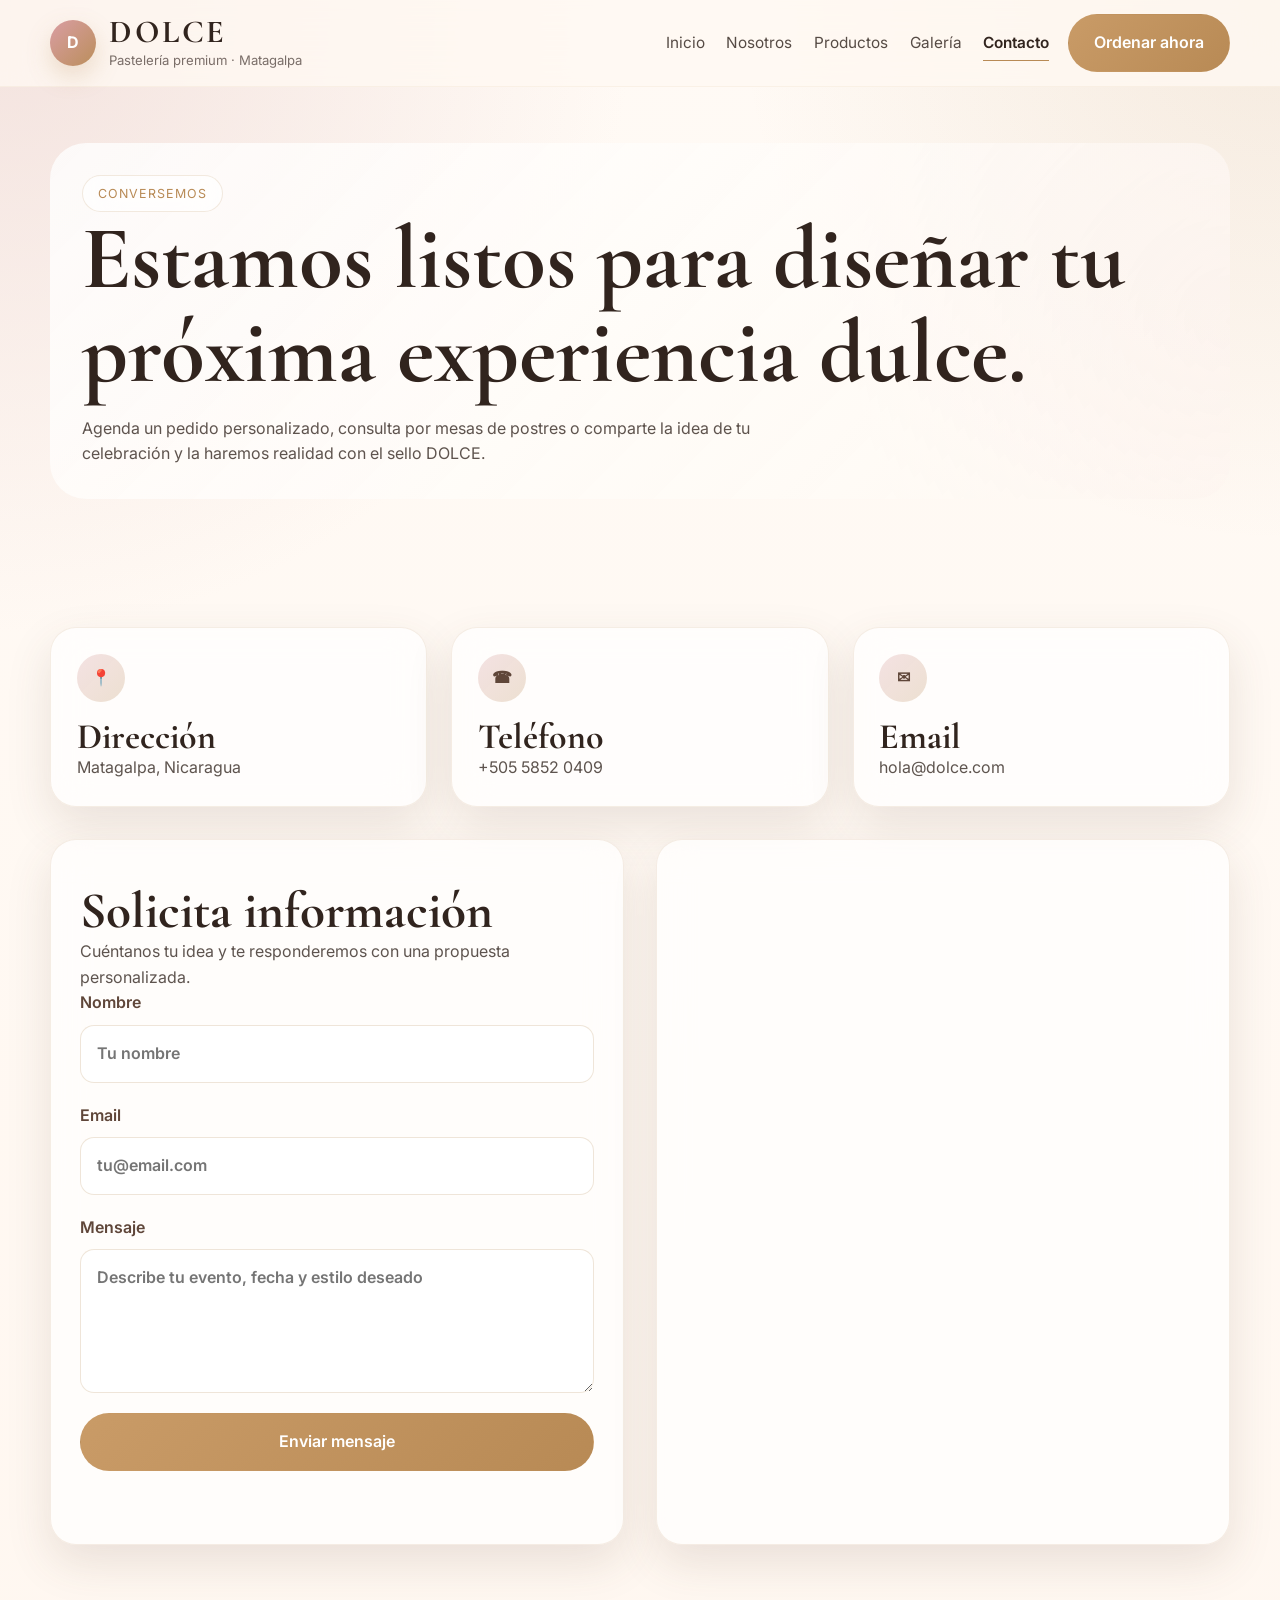
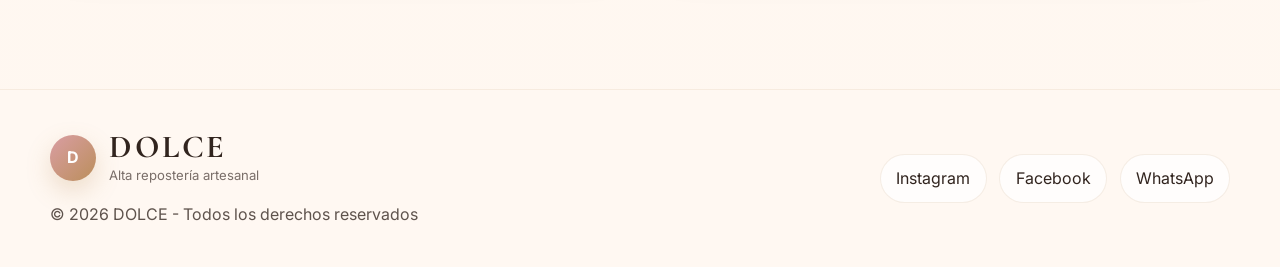
<file: contacto.html>
<!DOCTYPE html>
<html lang="es">
  <head>
    <meta charset="UTF-8" />
    <meta name="viewport" content="width=device-width, initial-scale=1.0" />
    <title>Contacto | DOLCE</title>
    <meta
      name="description"
      content="Contacta a DOLCE en Matagalpa, Nicaragua. Escríbenos para pedidos personalizados, eventos y consultas sobre repostería premium."
    />
    <link rel="preconnect" href="https://fonts.googleapis.com" />
    <link rel="preconnect" href="https://fonts.gstatic.com" crossorigin />
    <link
      href="https://fonts.googleapis.com/css2?family=Cormorant+Garamond:wght@500;600;700&family=Inter:wght@400;500;600;700&display=swap"
      rel="stylesheet"
    />
    <link rel="stylesheet" href="css/styles.css" />
  </head>
  <body>
    <header class="site-header">
      <div class="container navbar">
        <a class="brand" href="index.html" aria-label="Ir a inicio">
          <span class="brand-badge">D</span>
          <div class="brand-text">
            <strong class="brand-mark">DOLCE</strong>
            <span>Pastelería premium · Matagalpa</span>
          </div>
        </a>
        <button class="menu-toggle" type="button" aria-label="Abrir menú" aria-expanded="false">
          <span></span>
        </button>
        <div class="nav-menu">
          <nav class="nav-links" aria-label="Principal">
            <a href="index.html">Inicio</a>
            <a href="nosotros.html">Nosotros</a>
            <a href="productos.html">Productos</a>
            <a href="galeria.html">Galería</a>
            <a class="active" href="contacto.html">Contacto</a>
          </nav>
          <a class="btn btn-primary" href="contacto.html">Ordenar ahora</a>
        </div>
      </div>
    </header>

    <main class="page-main">
      <section class="page-hero">
        <div class="container page-banner reveal">
          <span class="eyebrow">Conversemos</span>
          <h1>Estamos listos para diseñar tu próxima experiencia dulce.</h1>
          <p>
            Agenda un pedido personalizado, consulta por mesas de postres o comparte la idea de tu celebración y la haremos realidad con el sello DOLCE.
          </p>
        </div>
      </section>

      <section class="section">
        <div class="container">
          <div class="contact-cards">
            <article class="contact-card card reveal">
              <div class="contact-icon">📍</div>
              <h3>Dirección</h3>
              <p>Matagalpa, Nicaragua</p>
            </article>
            <article class="contact-card card reveal">
              <div class="contact-icon">☎</div>
              <h3>Teléfono</h3>
              <p>+505 5852 0409</p>
            </article>
            <article class="contact-card card reveal">
              <div class="contact-icon">✉</div>
              <h3>Email</h3>
              <p>hola@dolce.com</p>
            </article>
          </div>

          <div class="contact-layout">
            <article class="form-card card reveal">
              <h2>Solicita información</h2>
              <p>Cuéntanos tu idea y te responderemos con una propuesta personalizada.</p>
              <form data-contact-form>
                <label for="nombre">
                  Nombre
                  <input id="nombre" name="nombre" type="text" placeholder="Tu nombre" />
                </label>
                <label for="email">
                  Email
                  <input id="email" name="email" type="email" placeholder="tu@email.com" />
                </label>
                <label for="mensaje">
                  Mensaje
                  <textarea id="mensaje" name="mensaje" placeholder="Describe tu evento, fecha y estilo deseado"></textarea>
                </label>
                <button class="btn btn-primary" type="submit">Enviar mensaje</button>
                <p class="form-feedback" aria-live="polite"></p>
              </form>
            </article>

            <article class="map-card card reveal contact-card">
              <iframe
                title="Mapa de Matagalpa, Nicaragua"
                src="https://www.google.com/maps?q=Matagalpa%2C%20Nicaragua&z=13&output=embed"
                loading="lazy"
                referrerpolicy="no-referrer-when-downgrade"
              ></iframe>
            </article>
          </div>
        </div>
      </section>
    </main>

    <footer class="site-footer">
      <div class="container footer-shell">
        <div>
          <div class="brand">
            <span class="brand-badge">D</span>
            <div class="brand-text">
              <strong class="brand-mark">DOLCE</strong>
              <span>Alta repostería artesanal</span>
            </div>
          </div>
          <p style="margin-top: 1rem">© 2026 DOLCE - Todos los derechos reservados</p>
        </div>
        <div class="social-links" aria-label="Redes sociales">
          <a href="https://instagram.com" target="_blank" rel="noreferrer">Instagram</a>
          <a href="https://facebook.com" target="_blank" rel="noreferrer">Facebook</a>
          <a href="https://wa.me/50500000000" target="_blank" rel="noreferrer">WhatsApp</a>
        </div>
      </div>
    </footer>

    <script src="js/script.js"></script>
  </body>
</html>
</file>
<file: css/styles.css>
:root {
  --cream: #fff9f3;
  --cream-strong: #fdf3ea;
  --beige: #f1dfcf;
  --blush: #efdad6;
  --rose: #d89aa0;
  --rose-deep: #b9787d;
  --gold: #b88a55;
  --gold-soft: rgba(184, 138, 85, 0.18);
  --espresso: #31241e;
  --mocha: #5f4639;
  --white: rgba(255, 255, 255, 0.82);
  --white-strong: rgba(255, 255, 255, 0.93);
  --border: rgba(184, 138, 85, 0.14);
  --shadow-soft: 0 18px 45px rgba(95, 70, 57, 0.13);
  --shadow-hover: 0 24px 55px rgba(95, 70, 57, 0.18);
  --radius-xl: 36px;
  --radius-lg: 26px;
  --radius-md: 20px;
  --radius-sm: 14px;
  --transition: 280ms ease;
  --container: min(1180px, calc(100% - 2rem));
}

* {
  box-sizing: border-box;
}

html {
  scroll-behavior: smooth;
}

body {
  margin: 0;
  font-family: "Inter", sans-serif;
  color: var(--espresso);
  background:
    radial-gradient(circle at top left, rgba(239, 218, 214, 0.75), transparent 28%),
    radial-gradient(circle at top right, rgba(184, 138, 85, 0.14), transparent 24%),
    linear-gradient(180deg, #fffaf5 0%, #fff7f0 100%);
  line-height: 1.6;
}

body.menu-open {
  overflow: hidden;
}

img {
  display: block;
  max-width: 100%;
}

a {
  color: inherit;
  text-decoration: none;
}

button,
input,
textarea {
  font: inherit;
}

.container {
  width: var(--container);
  margin: 0 auto;
}

.section {
  padding: 6rem 0;
}

.section-sm {
  padding: 4rem 0;
}

.section-header {
  max-width: 46rem;
  margin-bottom: 2.8rem;
}

.eyebrow {
  display: inline-flex;
  align-items: center;
  gap: 0.55rem;
  padding: 0.45rem 0.95rem;
  border-radius: 999px;
  background: rgba(255, 255, 255, 0.65);
  color: var(--gold);
  border: 1px solid rgba(184, 138, 85, 0.18);
  text-transform: uppercase;
  letter-spacing: 0.08em;
  font-size: 0.78rem;
  backdrop-filter: blur(16px);
}

h1,
h2,
h3,
h4,
.brand-mark,
.quote {
  margin: 0;
  font-family: "Cormorant Garamond", serif;
  line-height: 1.05;
}

h1 {
  font-size: clamp(3.4rem, 7vw, 6.25rem);
}

h2 {
  font-size: clamp(2.4rem, 4vw, 4rem);
  margin-top: 1rem;
}

h3 {
  font-size: clamp(1.8rem, 2.8vw, 2.35rem);
}

h4 {
  font-size: 1.4rem;
}

p {
  margin: 0;
  color: rgba(49, 36, 30, 0.78);
}

ul {
  margin: 0;
  padding: 0;
  list-style: none;
}

.page-main {
  overflow: clip;
}

.card,
.glass-panel {
  background: rgba(255, 255, 255, 0.7);
  border: 1px solid var(--border);
  border-radius: var(--radius-lg);
  box-shadow: var(--shadow-soft);
  backdrop-filter: blur(18px);
}

.btn {
  display: inline-flex;
  align-items: center;
  justify-content: center;
  gap: 0.65rem;
  padding: 0.95rem 1.55rem;
  border-radius: 999px;
  border: 1px solid transparent;
  font-weight: 600;
  cursor: pointer;
  transition:
    transform var(--transition),
    box-shadow var(--transition),
    background var(--transition),
    border-color var(--transition),
    color var(--transition);
}

.btn:hover,
.btn:focus-visible {
  transform: translateY(-2px);
  box-shadow: 0 16px 30px rgba(95, 70, 57, 0.18);
}

.btn-primary {
  color: #fff;
  background: linear-gradient(135deg, #c99b67, var(--gold));
}

.btn-secondary {
  background: rgba(255, 255, 255, 0.76);
  border-color: rgba(184, 138, 85, 0.22);
}

.btn-ghost {
  border-color: rgba(184, 138, 85, 0.24);
  background: transparent;
}

.link-inline {
  display: inline-flex;
  align-items: center;
  gap: 0.45rem;
  font-weight: 600;
  color: var(--rose-deep);
}

.link-inline::after {
  content: "→";
  transition: transform var(--transition);
}

.link-inline:hover::after {
  transform: translateX(4px);
}

.site-header {
  position: sticky;
  top: 0;
  z-index: 1000;
  border-bottom: 1px solid rgba(184, 138, 85, 0.08);
  background: rgba(255, 249, 243, 0.78);
  backdrop-filter: blur(18px);
}

.navbar {
  min-height: 5.4rem;
  display: flex;
  align-items: center;
  justify-content: space-between;
  gap: 1rem;
}

.brand {
  display: flex;
  align-items: center;
  gap: 0.8rem;
}

.brand-badge {
  width: 2.9rem;
  aspect-ratio: 1;
  display: grid;
  place-items: center;
  border-radius: 50%;
  color: #fff;
  background: linear-gradient(135deg, rgba(216, 154, 160, 0.96), rgba(184, 138, 85, 0.96));
  box-shadow: 0 10px 25px rgba(184, 138, 85, 0.25);
  font-weight: 700;
}

.brand-mark {
  font-size: 2rem;
  letter-spacing: 0.08em;
}

.brand-text span {
  display: block;
  font-size: 0.82rem;
  color: rgba(49, 36, 30, 0.65);
}

.nav-menu {
  display: flex;
  align-items: center;
  gap: 1.2rem;
}

.nav-links {
  display: flex;
  align-items: center;
  gap: 1.35rem;
}

.nav-links a {
  position: relative;
  color: rgba(49, 36, 30, 0.82);
  font-size: 0.96rem;
}

.nav-links a::after {
  content: "";
  position: absolute;
  left: 0;
  bottom: -0.35rem;
  width: 100%;
  height: 1px;
  background: var(--gold);
  transform: scaleX(0);
  transform-origin: center;
  transition: transform var(--transition);
}

.nav-links a:hover::after,
.nav-links a:focus-visible::after,
.nav-links a.active::after {
  transform: scaleX(1);
}

.nav-links a.active {
  color: var(--espresso);
  font-weight: 600;
}

.menu-toggle {
  display: none;
  align-items: center;
  justify-content: center;
  width: 3rem;
  height: 3rem;
  border-radius: 50%;
  border: 1px solid rgba(184, 138, 85, 0.16);
  background: rgba(255, 255, 255, 0.75);
  color: var(--espresso);
}

.menu-toggle span,
.menu-toggle span::before,
.menu-toggle span::after {
  content: "";
  display: block;
  width: 1.15rem;
  height: 2px;
  background: currentColor;
  border-radius: 999px;
  position: relative;
  transition: transform var(--transition), opacity var(--transition);
}

.menu-toggle span::before {
  position: absolute;
  top: -0.38rem;
}

.menu-toggle span::after {
  position: absolute;
  top: 0.38rem;
}

.menu-toggle[aria-expanded="true"] span {
  background: transparent;
}

.menu-toggle[aria-expanded="true"] span::before {
  transform: translateY(0.38rem) rotate(45deg);
}

.menu-toggle[aria-expanded="true"] span::after {
  transform: translateY(-0.38rem) rotate(-45deg);
}

.hero {
  padding: 4rem 0 5rem;
}

.hero-grid,
.split-layout,
.contact-layout,
.story-grid,
.feature-grid {
  display: grid;
  gap: 2rem;
}

.hero-grid {
  grid-template-columns: 1.1fr 0.9fr;
  align-items: center;
}

.hero-copy,
.stack-lg {
  display: grid;
  gap: 1.5rem;
}

.hero-copy p {
  max-width: 38rem;
  font-size: 1.04rem;
}

.hero-actions,
.inline-actions {
  display: flex;
  flex-wrap: wrap;
  gap: 1rem;
}

.hero-highlights {
  display: grid;
  grid-template-columns: repeat(3, minmax(0, 1fr));
  gap: 1rem;
}

.mini-stat {
  padding: 1.1rem 1rem;
  border-radius: var(--radius-md);
  background: rgba(255, 255, 255, 0.66);
  border: 1px solid rgba(184, 138, 85, 0.14);
}

.mini-stat strong {
  display: block;
  font-size: 1.6rem;
  font-family: "Cormorant Garamond", serif;
}

.hero-media,
.image-frame,
.gallery-card {
  position: relative;
  overflow: hidden;
  isolation: isolate;
}

.hero-media {
  min-height: 38rem;
  border-radius: var(--radius-xl);
  box-shadow: var(--shadow-soft);
}

.hero-media img,
.image-frame img,
.product-card img,
.gallery-card img,
.preview-card img,
.contact-card iframe {
  width: 100%;
  height: 100%;
  object-fit: cover;
}

.hero-media::before,
.image-frame::before {
  content: "";
  position: absolute;
  inset: 0;
  background: linear-gradient(180deg, rgba(49, 36, 30, 0.02), rgba(49, 36, 30, 0.38));
  z-index: 1;
}

.floating-note {
  position: absolute;
  right: 1.2rem;
  bottom: 1.2rem;
  z-index: 2;
  max-width: 14rem;
  padding: 1rem 1.1rem;
}

.floating-note strong {
  display: block;
  margin-bottom: 0.25rem;
}

.page-hero {
  padding: 3.5rem 0 2rem;
}

.page-banner {
  padding: 2rem;
  border-radius: var(--radius-xl);
  background:
    linear-gradient(135deg, rgba(255, 255, 255, 0.78), rgba(255, 249, 243, 0.7)),
    radial-gradient(circle at right, rgba(216, 154, 160, 0.18), transparent 32%);
}

.page-banner p {
  max-width: 42rem;
  margin-top: 1rem;
}

.preview-grid,
.products-grid,
.values-grid,
.gallery-grid,
.contact-cards,
.info-grid {
  display: grid;
  gap: 1.5rem;
}

.preview-grid,
.values-grid,
.contact-cards,
.info-grid {
  grid-template-columns: repeat(3, minmax(0, 1fr));
}

.products-grid {
  grid-template-columns: repeat(2, minmax(0, 1fr));
}

.gallery-grid {
  grid-template-columns: repeat(3, minmax(0, 1fr));
}

.preview-card,
.product-card,
.value-card,
.contact-card,
.info-card {
  overflow: hidden;
  transition: transform var(--transition), box-shadow var(--transition), border-color var(--transition);
}

.preview-card:hover,
.product-card:hover,
.value-card:hover,
.gallery-card:hover,
.contact-card:hover,
.info-card:hover {
  transform: translateY(-6px);
  box-shadow: var(--shadow-hover);
}

.preview-card img,
.product-card img {
  aspect-ratio: 4 / 3;
}

.card-body {
  padding: 1.45rem;
  display: grid;
  gap: 0.8rem;
}

.chip-row {
  display: flex;
  flex-wrap: wrap;
  gap: 0.65rem;
}

.chip {
  padding: 0.38rem 0.8rem;
  border-radius: 999px;
  background: rgba(239, 218, 214, 0.52);
  color: var(--mocha);
  font-size: 0.84rem;
}

.story-grid,
.contact-layout {
  grid-template-columns: repeat(2, minmax(0, 1fr));
  align-items: center;
}

.story-copy,
.contact-copy,
.form-card form {
  display: grid;
  gap: 1.25rem;
}

.quote {
  padding-left: 1.2rem;
  border-left: 3px solid rgba(184, 138, 85, 0.34);
  font-size: 1.8rem;
  color: var(--mocha);
}

.values-grid {
  margin-top: 2rem;
}

.value-card,
.info-card,
.contact-card {
  padding: 1.6rem;
}

.value-icon,
.info-icon,
.contact-icon {
  width: 3rem;
  height: 3rem;
  display: grid;
  place-items: center;
  border-radius: 50%;
  margin-bottom: 1rem;
  background: linear-gradient(135deg, rgba(216, 154, 160, 0.28), rgba(184, 138, 85, 0.26));
  color: var(--mocha);
  font-weight: 700;
}

.products-grid .product-card:nth-child(odd) {
  transform: translateY(1rem);
}

.products-grid .product-card:hover {
  transform: translateY(-6px);
}

.product-meta {
  display: flex;
  align-items: center;
  justify-content: space-between;
  gap: 1rem;
  font-size: 0.92rem;
  color: rgba(49, 36, 30, 0.72);
}

.gallery-card {
  border-radius: var(--radius-lg);
  cursor: pointer;
  min-height: 18rem;
  box-shadow: var(--shadow-soft);
}

.gallery-card::after {
  content: "Ver detalle";
  position: absolute;
  inset: auto 1.2rem 1.2rem auto;
  padding: 0.45rem 0.85rem;
  border-radius: 999px;
  background: rgba(255, 255, 255, 0.82);
  color: var(--mocha);
  font-size: 0.82rem;
  z-index: 1;
  opacity: 0;
  transform: translateY(10px);
  transition: opacity var(--transition), transform var(--transition);
}

.gallery-card:hover::after {
  opacity: 1;
  transform: translateY(0);
}

.gallery-card img {
  height: 100%;
  transition: transform 0.6s ease;
}

.gallery-card:hover img {
  transform: scale(1.05);
}

.contact-cards {
  margin-bottom: 2rem;
}

.form-card {
  padding: 1.8rem;
}

label {
  display: grid;
  gap: 0.55rem;
  font-weight: 600;
  color: var(--mocha);
}

input,
textarea {
  width: 100%;
  padding: 0.95rem 1rem;
  border-radius: var(--radius-sm);
  border: 1px solid rgba(184, 138, 85, 0.22);
  background: rgba(255, 255, 255, 0.85);
  color: var(--espresso);
  transition: border-color var(--transition), box-shadow var(--transition), transform var(--transition);
}

input:focus,
textarea:focus {
  outline: none;
  border-color: rgba(184, 138, 85, 0.48);
  box-shadow: 0 0 0 4px rgba(184, 138, 85, 0.12);
}

textarea {
  min-height: 9rem;
  resize: vertical;
}

.form-feedback {
  min-height: 1.5rem;
  font-size: 0.92rem;
  color: var(--rose-deep);
}

.map-card {
  overflow: hidden;
  min-height: 100%;
}

.map-card iframe {
  min-height: 100%;
  border: 0;
}

.site-footer {
  margin-top: 3rem;
  padding: 2.5rem 0;
  border-top: 1px solid rgba(184, 138, 85, 0.12);
  background: rgba(255, 249, 243, 0.76);
}

.footer-shell {
  display: flex;
  align-items: center;
  justify-content: space-between;
  gap: 1.5rem;
  flex-wrap: wrap;
}

.social-links {
  display: flex;
  gap: 0.8rem;
  flex-wrap: wrap;
}

.social-links a {
  padding: 0.65rem 0.95rem;
  border-radius: 999px;
  background: rgba(255, 255, 255, 0.72);
  border: 1px solid rgba(184, 138, 85, 0.14);
  transition: transform var(--transition), box-shadow var(--transition);
}

.social-links a:hover {
  transform: translateY(-2px);
  box-shadow: 0 10px 20px rgba(95, 70, 57, 0.12);
}

.reveal {
  opacity: 0;
  transform: translateY(26px);
  transition: opacity 700ms ease, transform 700ms ease;
}

.reveal.is-visible {
  opacity: 1;
  transform: translateY(0);
}

.lightbox {
  position: fixed;
  inset: 0;
  display: grid;
  place-items: center;
  padding: 1.5rem;
  background: rgba(27, 20, 17, 0.84);
  z-index: 2000;
  opacity: 0;
  pointer-events: none;
  transition: opacity var(--transition);
}

.lightbox.is-open {
  opacity: 1;
  pointer-events: auto;
}

.lightbox-dialog {
  position: relative;
  width: min(960px, 100%);
  padding: 1rem;
  border-radius: var(--radius-lg);
  background: rgba(255, 255, 255, 0.1);
  border: 1px solid rgba(255, 255, 255, 0.12);
  backdrop-filter: blur(10px);
}

.lightbox img {
  width: 100%;
  max-height: 78vh;
  object-fit: cover;
  border-radius: calc(var(--radius-lg) - 8px);
}

.lightbox-close {
  position: absolute;
  top: -0.75rem;
  right: -0.25rem;
  width: 2.75rem;
  height: 2.75rem;
  border-radius: 50%;
  border: 0;
  background: rgba(255, 255, 255, 0.92);
  color: var(--espresso);
  cursor: pointer;
}

.lightbox-caption {
  color: rgba(255, 255, 255, 0.92);
  margin-top: 0.9rem;
  text-align: center;
}

@media (max-width: 960px) {
  .hero-grid,
  .story-grid,
  .contact-layout,
  .preview-grid,
  .values-grid,
  .gallery-grid,
  .contact-cards,
  .info-grid,
  .products-grid {
    grid-template-columns: 1fr;
  }

  .products-grid .product-card:nth-child(odd) {
    transform: none;
  }

  .hero-media {
    min-height: 28rem;
  }

  .nav-menu {
    position: fixed;
    inset: 5.4rem 1rem auto;
    flex-direction: column;
    align-items: stretch;
    padding: 1.2rem;
    border-radius: 24px;
    background: rgba(255, 250, 245, 0.96);
    border: 1px solid rgba(184, 138, 85, 0.18);
    box-shadow: var(--shadow-soft);
    opacity: 0;
    pointer-events: none;
    transform: translateY(-10px);
    transition: opacity var(--transition), transform var(--transition);
  }

  .nav-menu.is-open {
    opacity: 1;
    pointer-events: auto;
    transform: translateY(0);
  }

  .nav-links {
    flex-direction: column;
    align-items: flex-start;
  }

  .menu-toggle {
    display: inline-flex;
  }

  .desktop-only {
    display: none;
  }
}

@media (max-width: 640px) {
  .section {
    padding: 4.5rem 0;
  }

  .hero {
    padding-top: 2.5rem;
  }

  .hero-highlights {
    grid-template-columns: 1fr;
  }

  .page-banner,
  .floating-note,
  .form-card,
  .value-card,
  .info-card,
  .contact-card {
    padding: 1.3rem;
  }

  .footer-shell {
    align-items: flex-start;
    flex-direction: column;
  }
}
</file>
